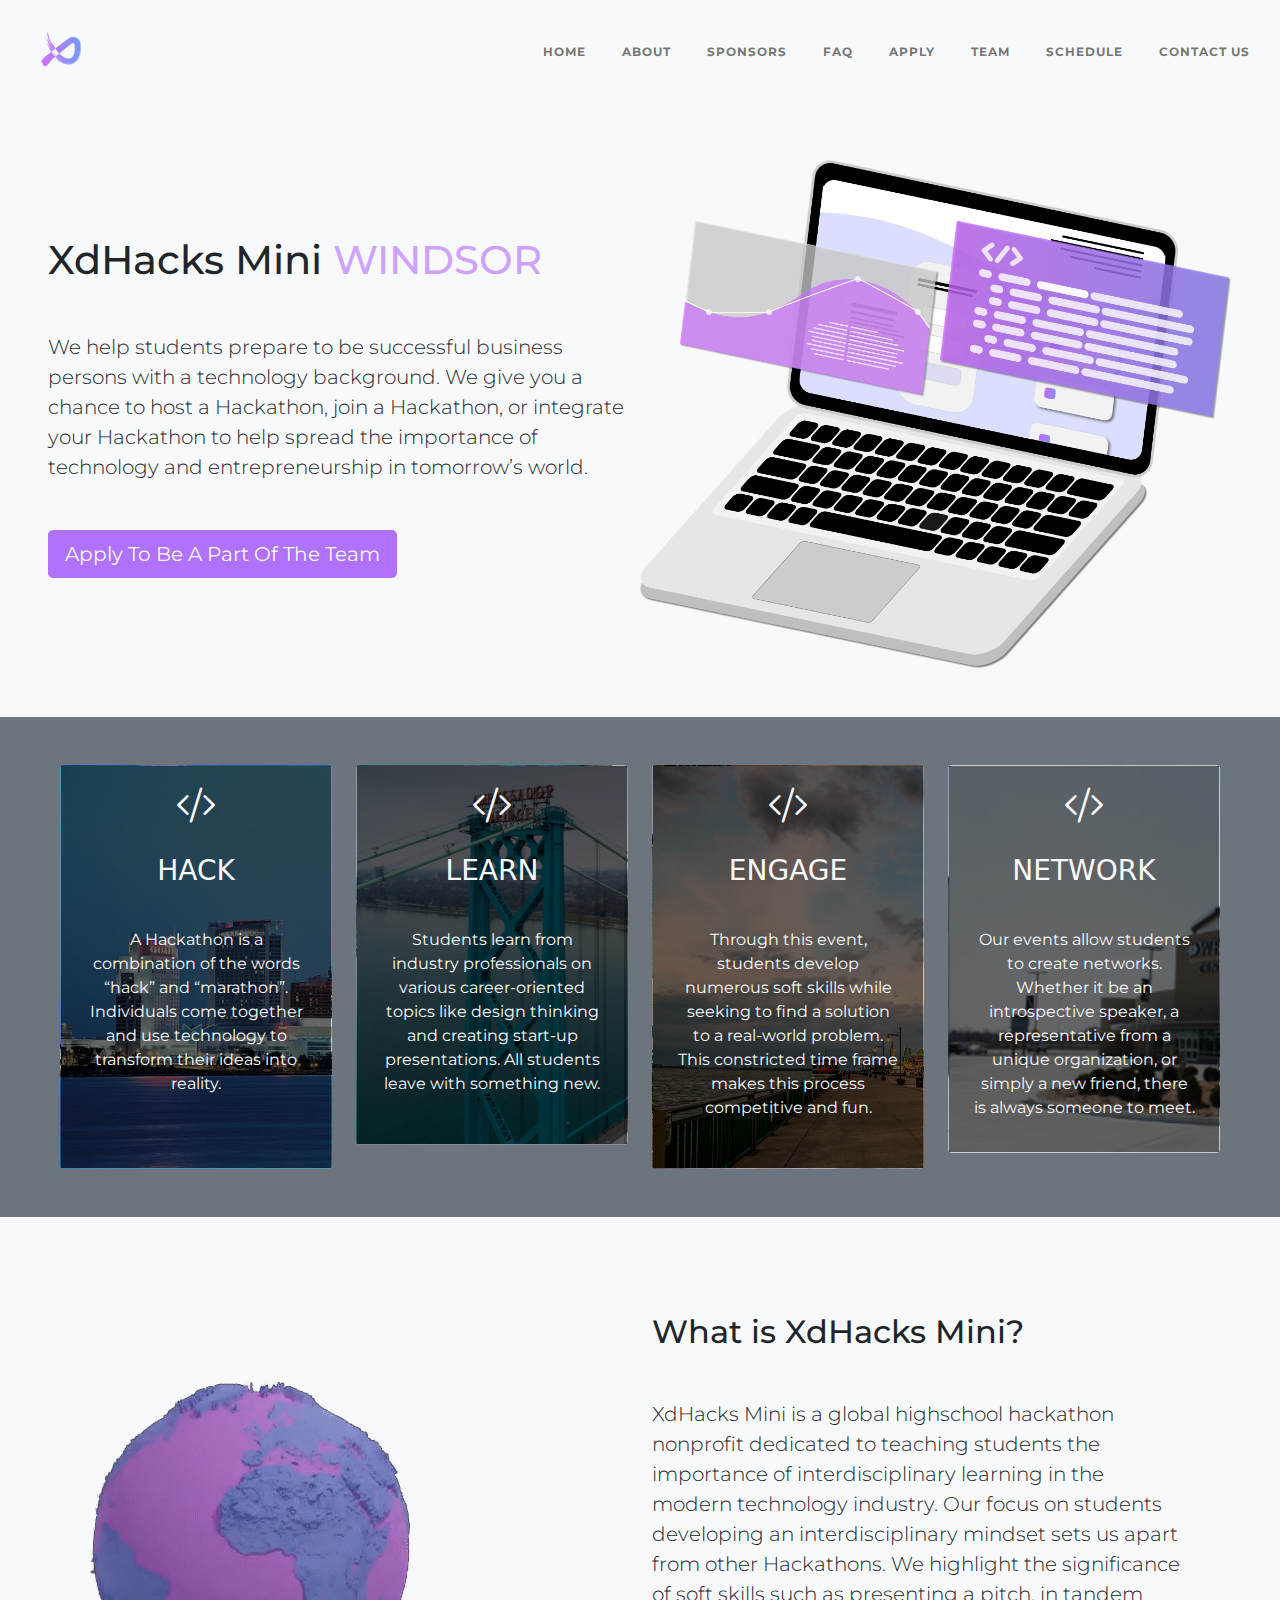
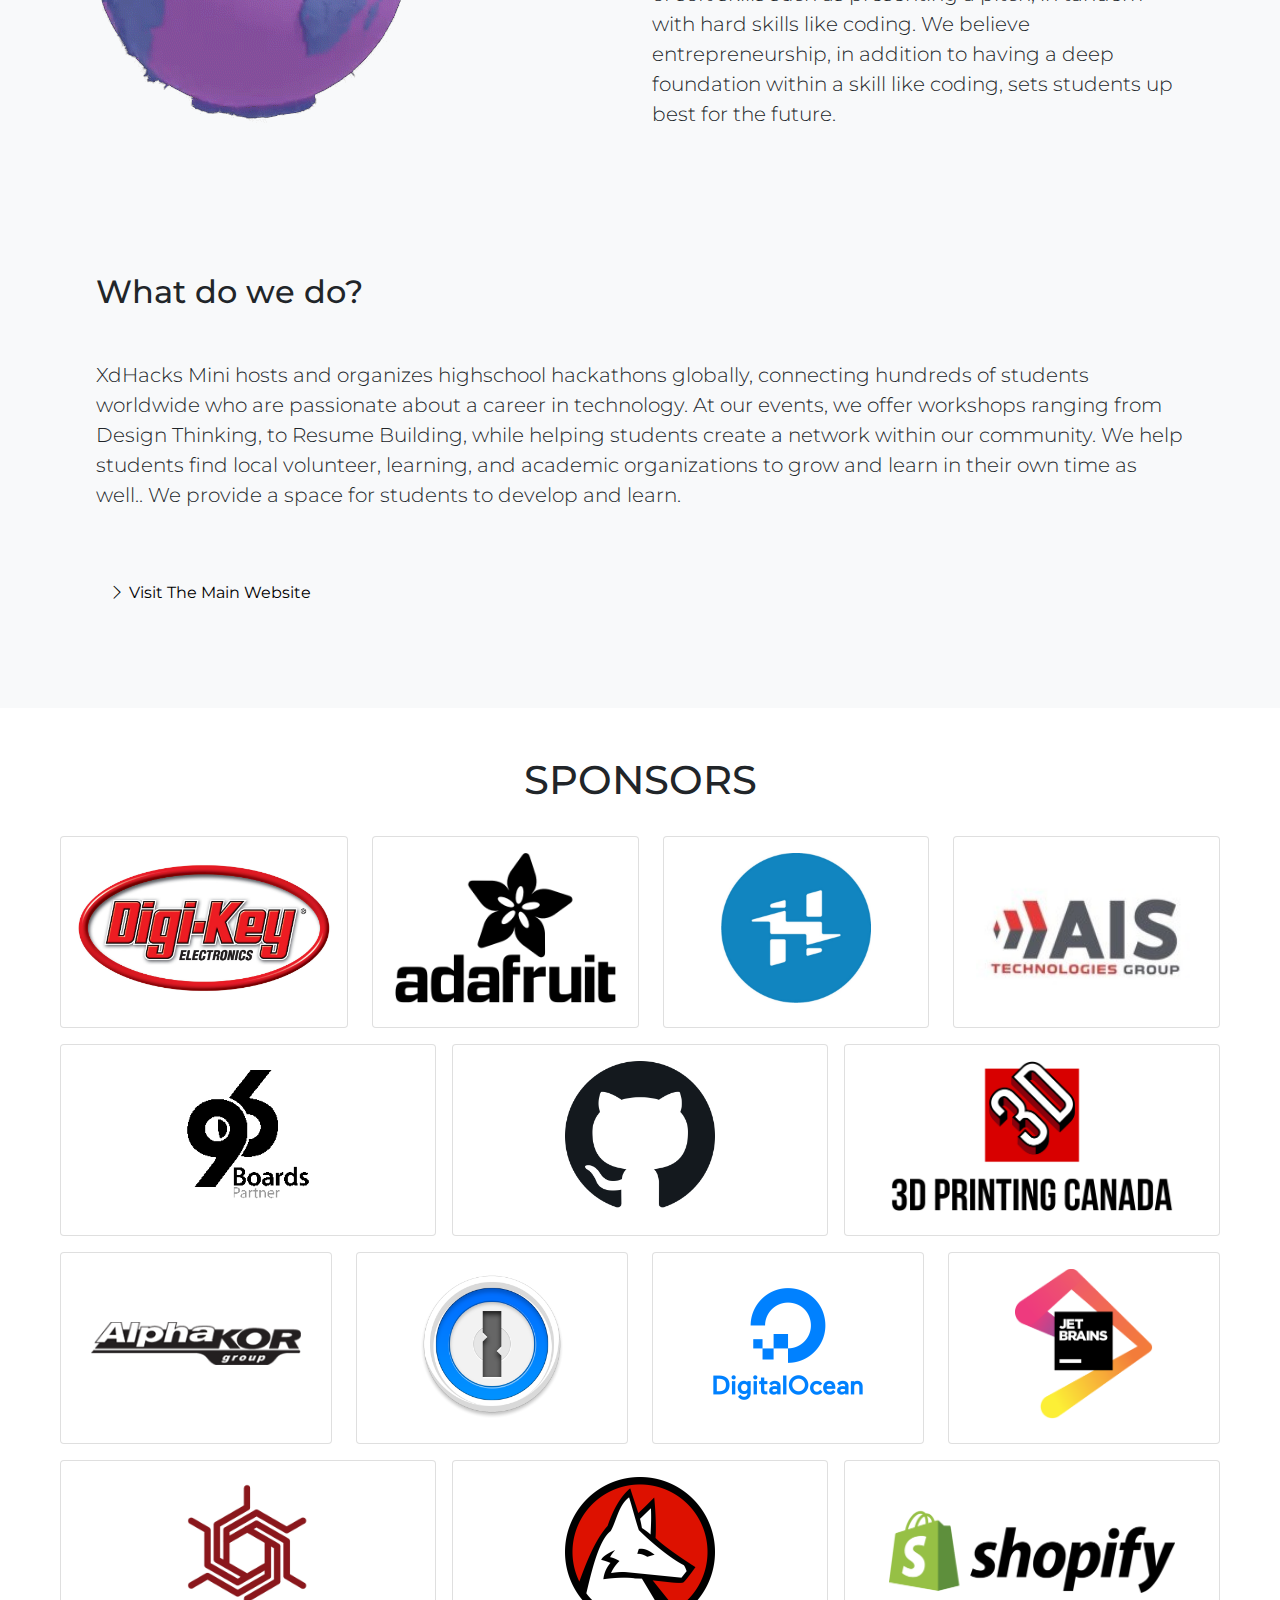
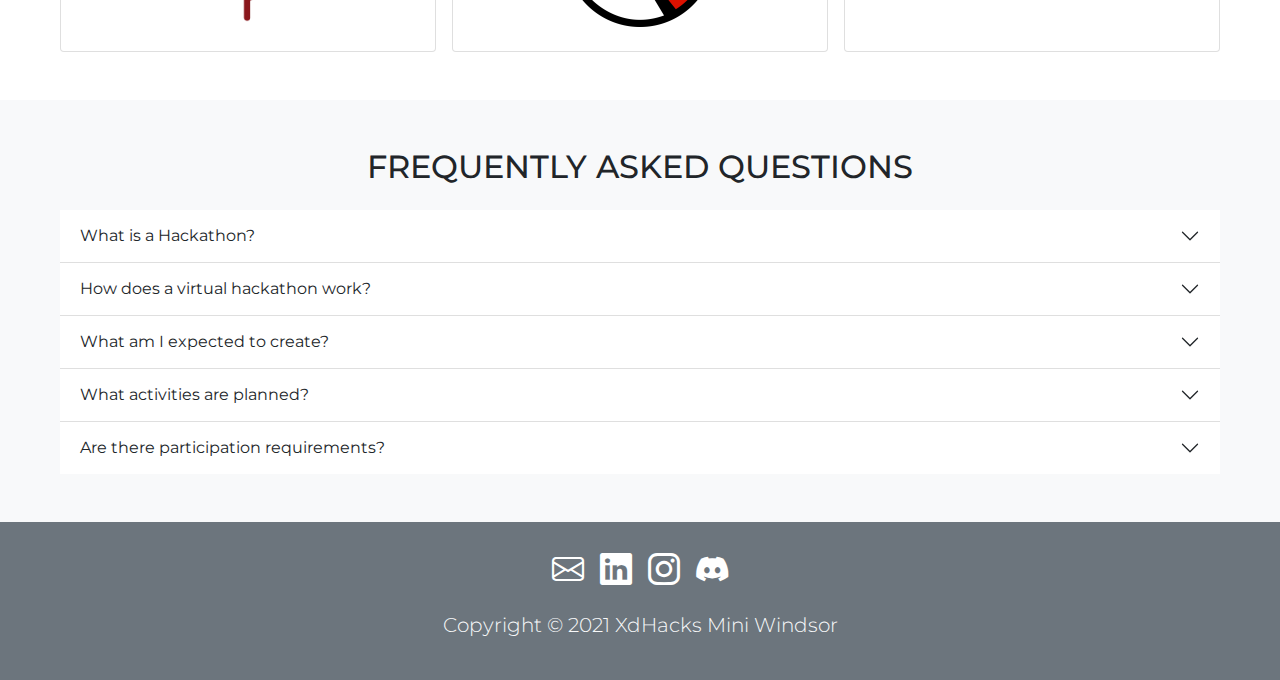
<file: index.html>
<!DOCTYPE html>
<html lang="en">

<head>
    <meta charset="UTF-8">
    <meta http-equiv="X-UA-Compatible" content="IE=edge">
    <meta name="viewport" content="width=device-width, initial-scale=1, shrink-to-fit=no">
    <link href="https://cdn.jsdelivr.net/npm/bootstrap@5.1.1/dist/css/bootstrap.min.css" rel="stylesheet"
        integrity="sha384-F3w7mX95PdgyTmZZMECAngseQB83DfGTowi0iMjiWaeVhAn4FJkqJByhZMI3AhiU" crossorigin="anonymous">
    <link rel="stylesheet" href="https://cdn.jsdelivr.net/npm/bootstrap-icons@1.3.0/font/bootstrap-icons.css">
    <link href="https://fonts.googleapis.com/css2?family=Montserrat:wght@200;500&display=swap" rel="stylesheet">
    <link rel="stylesheet" href="bootstrap.css">
    <link rel="stylesheet" href="style.css">
    <title>XDHacks Mini Windsor</title>
</head>

<body>
    <nav class="navbar navbar-expand-lg bg-light navbar-light py-4 fixed-top">
        <div class="container-fluid">
            <a href="https://mini.xdhacks.com/" class="mx-4" style="height: 80%;" target="_blank"><img
                    src="images/Logo2.jpg" alt="XdHacks Mini Logo" id="nav-logo" height=50px width=50px></a>
            <button class="navbar-toggler" type="button" data-bs-toggle="collapse" data-bs-target="#navmenu">
                <span class="navbar-toggler-icon"></span>
            </button>
            <div class="collapse navbar-collapse" id="navmenu">
                <ul class="navbar-nav ms-auto">
                    <li class="nav-item">
                        <a href="#home" class="nav-link animated-link">HOME</a>
                    </li>
                    <li class="nav-item">
                        <a href="#about" class="nav-link animated-link">ABOUT</a>
                    </li>
                    <li class="nav-item">
                        <a href="#sponsors" class="nav-link animated-link">SPONSORS</a>
                    </li>
                    <li class="nav-item">
                        <a href="#faq" class="nav-link animated-link">FAQ</a>
                    </li>
                    <li class="nav-item">
                        <a href="apply.html" class="nav-link animated-link">APPLY</a>
                    </li>
                    <li class="nav-item">
                        <a href="team.html" class="nav-link animated-link">TEAM</a>
                    </li>
                    <li class="nav-item">
                        <a href="schedule.html" class="nav-link animated-link">SCHEDULE</a>
                    </li>
                    <li class="nav-item">
                        <a href="contact.html" class="nav-link animated-link">CONTACT US</a>
                    </li>
                </ul>
            </div>
        </div>
    </nav>

    <section id="home" class="bg-img text-dark bg-light p-5 mt-5 text-center text-sm-start"
        <div class="container-fluid">
            <div class="d-sm-flex align-items-center justify-content-between pt-5">
                <div>
                    <h1>XdHacks Mini <span class="purple">WINDSOR</span></h1>
                    <p class="lead my-5">
                        We help students prepare to be successful business persons with a technology background. We give
                        you
                        a chance to host a Hackathon, join a Hackathon, or integrate your Hackathon to help spread the
                        importance of technology and entrepreneurship in tomorrow’s world.
                    </p>
                    <a href="https://docs.google.com/forms/d/e/1FAIpQLSfqr9e1QPrEmS8hUBsfwF4RlhRaBMJxsoGiTB3D50TkFt9jdw/viewform"
                        class="btn btn-primary btn-lg text-light" target="_blank">Apply To Be A Part Of The Team</a>
                </div>
                <img class="img-fluid h-50 w-50 d-none d-sm-block pt-3" src="images/laptop2.2.1.png" alt="">
            </div>
        </div>
    </section>

    <section class="bg-secondary p-5">
        <div class="container-fluid">
            <div class="row text-center g-4">
                <div class="col">
                    <div class="card text-light bg-image"
                        style="background-image: url('images/windsor1.jpg'); background-size: cover;">
                        <div class="mask" style="background-color: rgba(0, 0, 0, 0.6);">
                            <div>
                                <div class="h1 mb-4 mt-3">
                                    <i class="bi bi-code-slash"></i>
                                </div>
                                <h3 class="card-title mb-3">
                                    HACK
                                </h3>
                                <p class="card-text p-4 mb-5">
                                    A Hackathon is a combination of the words “hack” and “marathon”. Individuals come
                                    together
                                    and
                                    use technology to transform their ideas into reality.
                                </p>
                            </div>
                        </div>
                    </div>
                </div>


                <div class="col">
                    <div class="card text-light bg-image"
                        style="background-image: url('images/windsor2.jpg'); background-size: cover;">
                        <div class="mask" style="background-color: rgba(0, 0, 0, 0.6);">
                            <div>
                                <div class="h1 mb-4 mt-3">
                                    <i class="bi bi-code-slash"></i>
                                </div>
                                <h3 class="card-title mb-3">
                                    LEARN
                                </h3>
                                <p class="card-text p-4 mb-4">
                                    Students learn from industry professionals on various career-oriented topics like
                                    design
                                    thinking and creating start-up presentations. All students leave with something new.
                                </p>
                            </div>
                        </div>
                    </div>
                </div>
                <div class="col">
                    <div class="card text-light bg-image"
                        style="background-image: url('images/windsor3.jpg'); background-size: cover;">
                        <div class="mask" style="background-color: rgba(0, 0, 0, 0.6);">
                            <div>
                                <div class="h1 mb-4 mt-3">
                                    <i class="bi bi-code-slash"></i>
                                </div>
                                <h3 class="card-title mb-3">
                                    ENGAGE
                                </h3>
                                <p class="card-text p-4 mb-4">
                                    Through this event, students develop numerous soft skills while seeking to find a
                                    solution
                                    to a
                                    real-world problem. This constricted time frame makes this process competitive and
                                    fun.
                                </p>
                            </div>
                        </div>
                    </div>
                </div>
                <div class="col">
                    <div class="card text-light bg-image"
                        style="background-image: url('images/windsor4.jpg'); background-size: cover;">
                        <div class="mask" style="background-color: rgba(0, 0, 0, 0.6);">
                            <div>
                                <div class="h1 mb-4 mt-3">
                                    <i class="bi bi-code-slash"></i>
                                </div>
                                <h3 class="card-title mb-3">
                                    NETWORK
                                </h3>
                                <p class="card-text p-4 mb-2">
                                    Our events allow students to create networks. Whether it be an introspective
                                    speaker, a
                                    representative from a unique organization, or simply a new friend, there is always
                                    someone
                                    to
                                    meet.
                                </p>
                            </div>
                        </div>
                    </div>
                </div>
            </div>
        </div>
    </section>

    <section id="about" class="bg-light p-5">
        <div class="container-fluid">
            <div class="row align-items-center justify-content-between">
                <div class="col">
                    <img src="images/globe.gif" class="img-fluid d-none d-sm-block">
                </div>
                <div class="col p-5">
                    <h2>What is XdHacks Mini?</h2>
                    <p class="lead my-5">
                        XdHacks Mini is a global highschool hackathon nonprofit dedicated to teaching students the
                        importance of interdisciplinary learning in the modern technology industry. Our focus on
                        students
                        developing an interdisciplinary mindset sets us apart from other Hackathons. We highlight the
                        significance of soft skills such as presenting a pitch, in tandem with hard skills like coding.
                        We
                        believe entrepreneurship, in addition to having a deep foundation within a skill like coding,
                        sets
                        students up best for the future.
                    </p>
                </div>
            </div>
            <div class="row align-items-center justify-content-between">
                <div class="col p-5">
                    <h2>What do we do?</h2>
                    <p class="lead my-5">
                        XdHacks Mini hosts and organizes highschool hackathons globally, connecting hundreds of students
                        worldwide who are passionate about a career in technology. At our events, we offer workshops
                        ranging
                        from Design Thinking, to Resume Building, while helping students create a network within our
                        community. We help students find local volunteer, learning, and academic organizations to grow
                        and
                        learn in their own time as well.. We provide a space for students to develop and learn.
                    </p>
                    <a href="https://mini.xdhacks.com/" class="btn btn-light mt-3" target="_blank">
                        <i class="bi bi-chevron-right"></i>
                        Visit The Main Website
                    </a>
                </div>
            </div>
        </div>
    </section>

    <section id="sponsors" class="bg-white text-dark p-5 text-center">
        <div class="container-fluid">
            <div class="align-items-center justify-content-between">
                <h1>SPONSORS</h1>
                <div class="row text-center g-4 pt-4">
                    <div class="col">
                        <div class="card bg-white text-white">
                            <div class="h1 mb-4 mt-3">
                                <a href="https://www.digikey.ca/" style="height: 80%;" target="_blank"><img
                                        src="images/digikey.png" alt="" height=150px></a>
                            </div>
                        </div>
                    </div>
                    <div class="col">
                        <div class="card bg-white text-white">
                            <div class="h1 mb-4 mt-3">
                                <a href="https://www.adafruit.com/?gclid=CjwKCAjwzOqKBhAWEiwArQGwaC9sab0yhLDO6yNHAtGLUZCn9rNAC3AD2lB2wakAWjgD3_XsdtOyJxoCiioQAvD_BwE"
                                    style="height: 80%;" target="_blank"><img src="images/adafruit.png" alt=""
                                        height=150px></a>
                            </div>
                        </div>
                    </div>
                    <div class="col">
                        <div class="card bg-white text-white">
                            <div class="h1 mb-4 mt-3">
                                <a href="https://www.hackster.io/" style="height: 80%;" target="_blank"><img
                                        src="images/hackster.png" alt="" height=150px></a>
                            </div>
                        </div>
                    </div>
                    <div class="col">
                        <div class="card bg-white text-white">
                            <div class="h1 mb-4 mt-3">
                                <a href="https://www.aistechgroup.com/" style="height: 80%;" target="_blank"><img
                                        src="images/AIS.png" alt="" height=150px></a>
                            </div>
                        </div>
                    </div>
                </div>
                <div class="row text-center g-3 pt-3">
                    <div class="col">
                        <div class="card bg-white text-white">
                            <div class="h1 mb-4 mt-3">
                                <a href="https://www.96boards.org/" style="height: 80%;" target="_blank"><img
                                        src="images/96boards.png" alt="" height=150px></a>
                            </div>
                        </div>
                    </div>
                    <div class="col">
                        <div class="card bg-white text-white">
                            <div class="h1 mb-4 mt-3">
                                <a href="https://github.com/" style="height: 80%;" target="_blank"><img
                                        src="images/github.png" alt="" height=150px></a>
                            </div>
                        </div>
                    </div>
                    <div class="col">
                        <div class="card bg-white text-white">
                            <div class="h1 mb-4 mt-3">
                                <a href="https://3dprintingcanada.com/" style="height: 80%;" target="_blank"><img
                                        src="images/3dprintingcanada.png" alt="" height=150px></a>
                            </div>
                        </div>
                    </div>
                </div>
                <div class="row text-center g-4 pt-3">
                    <div class="col">
                        <div class="card bg-white text-white">
                            <div class="h1 mb-4 mt-3">
                                <a href="https://www.alphakor.com/" style="height: 80%;" target="_blank"><img
                                        src="images/alphakor.png" alt="" height=150px></a>
                            </div>
                        </div>
                    </div>
                    <div class="col">
                        <div class="card bg-white text-white">
                            <div class="h1 mb-4 mt-3">
                                <a href="https://1password.com/" style="height: 80%;" target="_blank"><img
                                        src="images/1password.png" alt="" height=150px></a>
                            </div>
                        </div>
                    </div>
                    <div class="col">
                        <div class="card bg-white text-white">
                            <div class="h1 mb-4 mt-3">
                                <a href="https://www.digitalocean.com/" style="height: 80%;" target="_blank"><img
                                        src="images/digitalocean.png" alt="" height=150px></a>
                            </div>
                        </div>
                    </div>

                    <div class="col">
                        <div class="card bg-white text-white">
                            <div class="h1 mb-4 mt-3">
                                <a href="https://www.jetbrains.com/" style="height: 80%;" target="_blank"><img
                                        src="images/jetbrains.png" alt="" height=150px></a>
                            </div>
                        </div>
                    </div>
                </div>

                <div class="row text-center g-3 pt-3">

                    <div class="col">
                        <div class="card bg-white text-white">
                            <div class="h1 mb-4 mt-3">
                                <a href="http://www.advancertechnologies.com/" style="height: 80%;" target="_blank">
                                    <img src="images/advancertechnologies.png" alt="" height=150px>
                                </a>
                            </div>
                        </div>
                    </div>

                    <div class="col">
                        <div class="card bg-white text-white">
                            <div class="h1 mb-4 mt-3">
                                <a href="https://www.wolfram.com/?source=nav" style="height: 80%;" target="_blank"><img
                                        src="images/wolframlanguage.png" alt="" height=150px></a>
                            </div>
                        </div>
                    </div>

                    <div class="col">
                        <div class="card bg-white text-white">
                            <div class="h1 mb-4 mt-3">
                                <a href="https://www.shopify.ca/" style="height: 80%;" target="_blank"><img
                                        src="images/shopify.png" alt="" height=150px></a>
                            </div>
                        </div>
                    </div>
                </div>
            </div>
        </div>
    </section>

    <section id="faq" class="p-5 bg-light">
        <div class="container-fluid">
            <h2 class="text-center mb-4">FREQUENTLY ASKED QUESTIONS</h2>
            <div class="accordion accordion-flush" id="questions">
                <div class="accordion-item">
                    <h2 class="accordion-header" id="flush-headingOne">
                        <button class="accordion-button collapsed" type="button" data-bs-toggle="collapse"
                            data-bs-target="#flush-collapseOne" aria-expanded="false" aria-controls="flush-collapseOne">
                            What is a Hackathon?
                        </button>
                    </h2>
                    <div id="flush-collapseOne" class="accordion-collapse collapse" aria-labelledby="flush-headingTwo"
                        data-bs-parent="#questions">
                        <div class="accordion-body">A Hackathon is a combination of the words "hack "and "marathon". At
                            XdHacks Mini, we believe the word "hack "means to create. It’s an event where people come
                            together and use technology to transform ideas into reality. Additionally, students can
                            create
                            projects, attend workshops, meet new people, improve their programming, and have lots of
                            fun!
                        </div>
                    </div>
                </div>

                <div class="accordion-item">
                    <h2 class="accordion-header" id="flush-headingTwo">
                        <button class="accordion-button collapsed" type="button" data-bs-toggle="collapse"
                            data-bs-target="#flush-collapseTwo" aria-expanded="false" aria-controls="flush-collapseTwo">
                            How does a virtual hackathon work?
                        </button>
                    </h2>
                    <div id="flush-collapseTwo" class="accordion-collapse collapse" aria-labelledby="flush-headingTwo"
                        data-bs-parent="#questions">
                        <div class="accordion-body">XdHacks-Climate Code takes place exclusively online. Registration
                            will
                            be held on HackHub exclusively and discord will be the communication platform during the
                            Hackathon where webinars and Q & A sessions will be hosted. Technical instructions will be
                            sent
                            to you via email before the Hackathon begins.
                        </div>
                    </div>
                </div>

                <div class="accordion-item">
                    <h2 class="accordion-header" id="flush-headingThree">
                        <button class="accordion-button collapsed" type="button" data-bs-toggle="collapse"
                            data-bs-target="#flush-collapseThree" aria-expanded="false"
                            aria-controls="flush-collapseThree">
                            What am I expected to create?
                        </button>
                    </h2>
                    <div id="flush-collapseThree" class="accordion-collapse collapse"
                        aria-labelledby="flush-headingThree" data-bs-parent="#questions">
                        <div class="accordion-body">Our event encourages students to develop their product as much as
                            they
                            can, we do not expect a product ready to be put on the market. Prototyping is a huge part of
                            product creation and, at XdHacks, we are celebrating the creativity and innovative ideas
                            highschool students have to approach a real-world issue.
                        </div>
                    </div>
                </div>

                <div class="accordion-item">
                    <h2 class="accordion-header" id="flush-headingFour">
                        <button class="accordion-button collapsed" type="button" data-bs-toggle="collapse"
                            data-bs-target="#flush-collapseFour" aria-expanded="false"
                            aria-controls="flush-collapseFour">
                            What activities are planned?
                        </button>
                    </h2>
                    <div id="flush-collapseFour" class="accordion-collapse collapse" aria-labelledby="flush-headingFour"
                        data-bs-parent="#questions">
                        <div class="accordion-body">There will be webinars, online side games and plenty of other fun
                            activities to keep you busy. We will have some online team building sessions, so feel free
                            to
                            register alone!
                        </div>
                    </div>
                </div>

                <div class="accordion-item">
                    <h2 class="accordion-header" id="flush-headingFive">
                        <button class="accordion-button collapsed" type="button" data-bs-toggle="collapse"
                            data-bs-target="#flush-collapseFive" aria-expanded="false"
                            aria-controls="flush-collapseFive">
                            Are there participation requirements?
                        </button>
                    </h2>
                    <div id="flush-collapseFive" class="accordion-collapse collapse" aria-labelledby="flush-headingFive"
                        data-bs-parent="#questions">
                        <div class="accordion-body">The only participation requirements are that you are a current
                            high-school student with internet access. No coding experience is required!
                        </div>
                    </div>
                </div>
            </div>
        </div>
    </section>

    <footer class="p-4 bg-secondary text-light text-center position-relative">
        <div class="container-fluid">
            <div id="contact-icon-container" class="d-flex justify-content-center mb-2">
                <div class="mx-2 fs-2">
                    <a href="mailto:xdhacksmini.windsor@gmail.com" target="_blank"><i class="bi bi-envelope"></i></a>
                </div>
                <div class="mx-2 fs-2">
                    <a href="https://google.ca" target="_blank"><i class="bi bi-linkedin"></i></a>
                </div>
                <div class="mx-2 fs-2">
                    <a href="https://www.instagram.com/xdhacksmini_windsor/" target="_blank"><i
                            class="bi bi-instagram"></i></a>
                </div>
                <div class="mx-2 fs-2">
                    <a href="https://discord.gg/9etzRHZwC9" target="_blank"><i class="bi bi-discord"></i></a>
                </div>
            </div>

            <p class="lead pt-2">Copyright &copy; 2021 XdHacks Mini Windsor</p>
        </div>
    </footer>

    <script src="https://cdn.jsdelivr.net/npm/bootstrap@5.1.1/dist/js/bootstrap.bundle.min.js"
        integrity="sha384-/bQdsTh/da6pkI1MST/rWKFNjaCP5gBSY4sEBT38Q/9RBh9AH40zEOg7Hlq2THRZ"
        crossorigin="anonymous"></script>
</body>

</html>
</file>
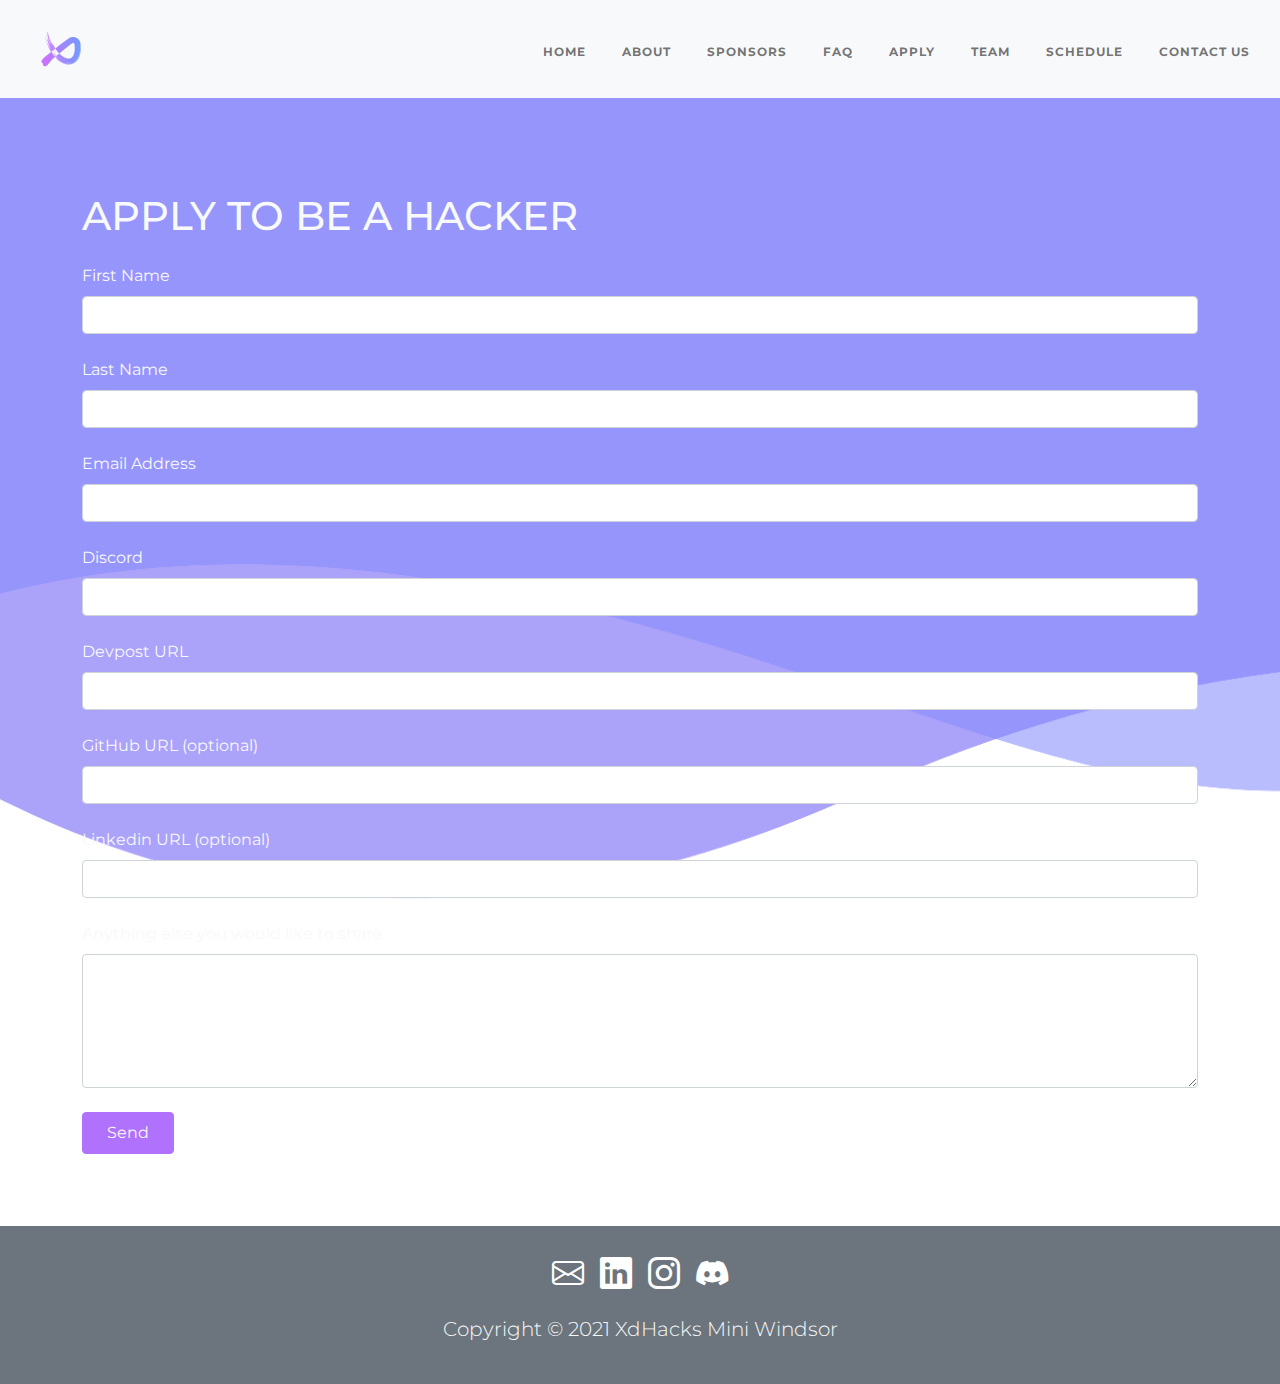
<file: apply.html>
<!DOCTYPE html>
<html lang="en">

<head>
    <meta charset="UTF-8">
    <meta http-equiv="X-UA-Compatible" content="IE=edge">
    <meta name="viewport" content="width=device-width, initial-scale=1.0">
    <link href="bootstrap.css" rel="stylesheet">
    <link rel="stylesheet" href="https://cdn.jsdelivr.net/npm/bootstrap-icons@1.3.0/font/bootstrap-icons.css">
    <link href="https://fonts.googleapis.com/css2?family=Montserrat:wght@200;500&display=swap" rel="stylesheet">
    <link rel="stylesheet" href="style.css">
    <title>XDHacks Mini Windsor</title>
</head>

<body>
    <nav class="navbar navbar-expand-lg bg-light navbar-light py-4 fixed-top">
        <div class="container-fluid">
            <a href="index.html" class="mx-4" style="height: 80%;" target="_blank"><img src="images/Logo2.jpg"
                    alt="XdHacks Mini Logo" id="nav-logo" height=50px width=50px></a>
            <button class="navbar-toggler" type="button" data-bs-toggle="collapse" data-bs-target="#navmenu">
                <span class="navbar-toggler-icon"></span>
            </button>
            <div class="collapse navbar-collapse" id="navmenu">
                <ul class="navbar-nav ms-auto">
                    <li class="nav-item">
                        <a href="index.html" class="nav-link animated-link">HOME</a>
                    </li>
                    <li class="nav-item">
                        <a href="index.html#about" class="nav-link animated-link">ABOUT</a>
                    </li>
                    <li class="nav-item">
                        <a href="index.html#sponsors" class="nav-link animated-link">SPONSORS</a>
                    </li>
                    <li class="nav-item">
                        <a href="index.html#faq" class="nav-link animated-link">FAQ</a>
                    </li>
                    <li class="nav-item">
                        <a href="apply.html" class="nav-link animated-link">APPLY</a>
                    </li>
                    <li class="nav-item">
                        <a href="team.html" class="nav-link animated-link">TEAM</a>
                    </li>
                    <li class="nav-item">
                        <a href="schedule.html" class="nav-link animated-link">SCHEDULE</a>
                    </li>
                    <li class="nav-item">
                        <a href="contact.html" class="nav-link animated-link">CONTACT US</a>
                    </li>
                </ul>
            </div>
        </div>
    </nav>


    <section class="text-light p-5" style="background-image: url(images/bg4.0.png); background-size: cover;">
        <div class="container pt-5">
            <div class="pt-5">
                <div class="justify-content-between align-items-center">
                    <h1 class="mb-3 mb-md-0 pt-5 pb-4">APPLY TO BE A HACKER</h1>
                </div>
            </div>
            
            <div class="justify-content-between align-items-center">
                <!-- First Name input -->
                <div class="form-outline mb-4">
                    <label class="form-label" for="name-input">First Name</label>
                    <input type="text" name="first name" id="firstname-input" class="form-control" required />
                </div>

                <!-- Last Name input -->
                <div class="form-outline mb-4">
                    <label class="form-label" for="name-input">Last Name</label>
                    <input type="text" name="last name" id="lastname-input" class="form-control" required />
                </div>

                <!-- Email input -->
                <div class="form-outline mb-4">
                    <label class="form-label" for="email-input">Email Address</label>
                    <input type="email" name="email" id="email-input" class="form-control" required />
                </div>

                <!-- Discord input -->
                <div class="form-outline mb-4">
                    <label class="form-label" for="email-input">Discord</label>
                    <input type="text" name="discord" id="discord-input" class="form-control" required/>
                </div>

                <!-- Linkedin input -->
                <div class="form-outline mb-4">
                    <label class="form-label" for="email-input">Devpost URL</label>
                    <input type="url" name="devpost" id="devpost-input" class="form-control" required/>
                </div>

                <!-- Github input -->
                <div class="form-outline mb-4">
                    <label class="form-label" for="email-input">GitHub URL (optional)</label>
                    <input type="url" name="github" id="github-input" class="form-control"/>
                </div>

                <!-- Linkedin input -->
                <div class="form-outline mb-4">
                    <label class="form-label" for="email-input">Linkedin URL (optional)</label>
                    <input type="url" name="linkedin" id="linkedin-input" class="form-control"/>
                </div>

                <!-- Message input -->
                <div class="form-outline mb-4">
                    <label class="form-label" for="form4Example3">Anything else you would like to share</label>
                    <textarea class="form-control" id="form4Example3" rows="5"></textarea>
                </div>

                <!-- Submit button -->
                <button type="submit" class="btn btn-primary mb-4 px-4 py-2 text-light">Send</button>
            </div>
        </div>
    </section>

    <footer class="p-4 bg-secondary text-light text-center position-relative">
        <div class="container-fluid">
            <div id="contact-icon-container" class="d-flex justify-content-center mb-2">
                <div class="mx-2 fs-2">
                    <a href="mailto:xdhacksmini.windsor@gmail.com" target="_blank"><i class="bi bi-envelope"></i></a>
                </div>
                <div class="mx-2 fs-2">
                    <a href="https://google.ca" target="_blank"><i class="bi bi-linkedin"></i></a>
                </div>
                <div class="mx-2 fs-2">
                    <a href="https://www.instagram.com/xdhacksmini_windsor/" target="_blank"><i
                            class="bi bi-instagram"></i></a>
                </div>
                <div class="mx-2 fs-2">
                    <a href="https://discord.gg/9etzRHZwC9" target="_blank"><i class="bi bi-discord"></i></a>
                </div>
            </div>

            <p class="lead pt-2">Copyright &copy; 2021 XdHacks Mini Windsor</p>
        </div>
    </footer>

    <script src="https://cdn.jsdelivr.net/npm/bootstrap@5.1.1/dist/js/bootstrap.bundle.min.js"
        integrity="sha384-/bQdsTh/da6pkI1MST/rWKFNjaCP5gBSY4sEBT38Q/9RBh9AH40zEOg7Hlq2THRZ"
        crossorigin="anonymous"></script>
</body>

</html>
</file>
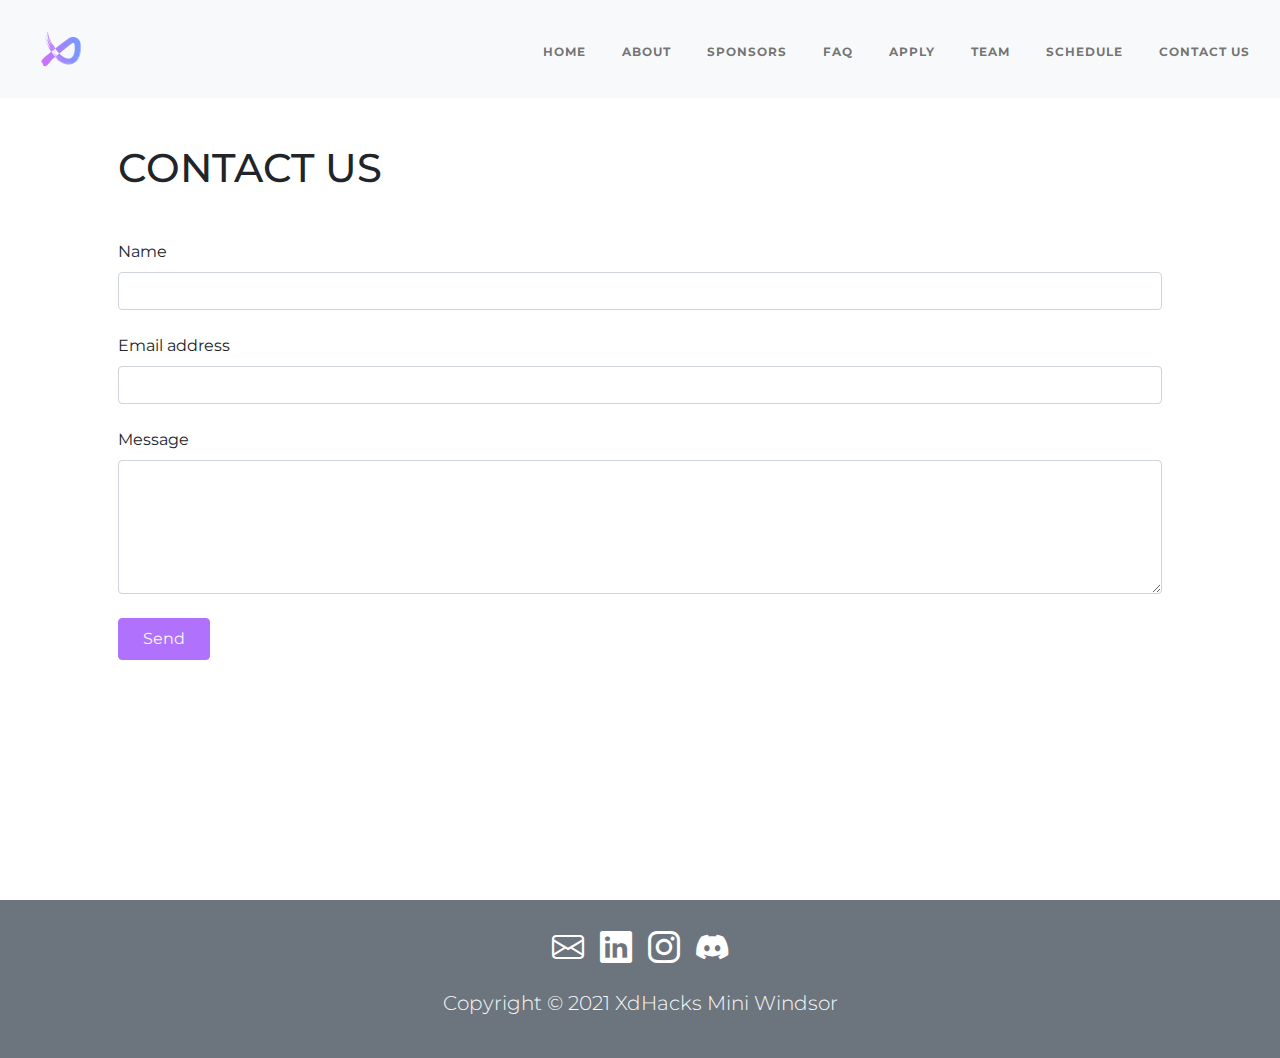
<file: contact.html>
<!DOCTYPE html>
<html lang="en">

<head>
    <meta charset="UTF-8">
    <meta http-equiv="X-UA-Compatible" content="IE=edge">
    <meta name="viewport" content="width=device-width, initial-scale=1.0">
    <link href="https://cdn.jsdelivr.net/npm/bootstrap@5.1.1/dist/css/bootstrap.min.css" rel="stylesheet"
        integrity="sha384-F3w7mX95PdgyTmZZMECAngseQB83DfGTowi0iMjiWaeVhAn4FJkqJByhZMI3AhiU" crossorigin="anonymous">
    <link rel="stylesheet" href="https://cdn.jsdelivr.net/npm/bootstrap-icons@1.3.0/font/bootstrap-icons.css">
    <link href="https://fonts.googleapis.com/css2?family=Montserrat:wght@200;500&display=swap" rel="stylesheet">
    <link rel="stylesheet" href="bootstrap.css">
    <link rel="stylesheet" href="style.css">
    <title>XDHacks Mini Windsor</title>
</head>

<body style="background-image: url('images/bg7.4.png'); background-size: cover; height: 100vh;">
    <div class="container-fluid min-vh-100">
        <nav class="navbar navbar-expand-lg bg-light navbar-light py-4 fixed-top">
            <div class="container-fluid">
                <a href="index.html" class="mx-4" style="height: 80%;" target="_blank"><img src="images/Logo2.jpg"
                        alt="XdHacks Mini Logo" id="nav-logo" height=50px width=50px></a>
                <button class="navbar-toggler" type="button" data-bs-toggle="collapse" data-bs-target="#navmenu">
                    <span class="navbar-toggler-icon"></span>
                </button>
                <div class="collapse navbar-collapse" id="navmenu">
                    <ul class="navbar-nav ms-auto">
                        <li class="nav-item">
                            <a href="index.html" class="nav-link animated-link">HOME</a>
                        </li>
                        <li class="nav-item">
                            <a href="index.html#about" class="nav-link animated-link">ABOUT</a>
                        </li>
                        <li class="nav-item">
                            <a href="index.html#sponsors" class="nav-link animated-link">SPONSORS</a>
                        </li>
                        <li class="nav-item">
                            <a href="index.html#faq" class="nav-link animated-link">FAQ</a>
                        </li>
                        <li class="nav-item">
                            <a href="apply.html" class="nav-link animated-link">APPLY</a>
                        </li>
                        <li class="nav-item">
                            <a href="team.html" class="nav-link animated-link">TEAM</a>
                        </li>
                        <li class="nav-item">
                            <a href="schedule.html" class="nav-link animated-link">SCHEDULE</a>
                        </li>
                        <li class="nav-item">
                            <a href="contact.html" class="nav-link animated-link">CONTACT US</a>
                        </li>
                    </ul>
                </div>
            </div>
        </nav>

        <section class="container text-dark p-5">
            <div class="pt-5">
                <div class="justify-content-between align-items-center">
                    <h1 class="mb-3 mb-md-0 pt-5">CONTACT US</h1>
                </div>
            </div>

            <form class="pt-5" action="https://formsubmit.co/xdhacksmini.windsor@gmail.com" method="POST">
                <!-- Name input -->
                <div class="form-outline mb-4">
                    <label class="form-label" for="name-input">Name</label>
                    <input type="text" name="name" id="name-input" class="form-control" required />
                </div>

                <!-- Email input -->
                <div class="form-outline mb-4">
                    <label class="form-label" for="email-input">Email address</label>
                    <input type="email" name="email" id="email-input" class="form-control" required />
                </div>

                <!-- Message input -->
                <div class="form-outline mb-4">
                    <label class="form-label" for="form4Example3">Message</label>
                    <textarea class="form-control" id="form4Example3" rows="5"></textarea>
                </div>

                <!-- Submit button -->
                <button type="submit" class="btn btn-primary mb-4 px-4 py-2 text-light">Send</button>
            </form>
        </section>
    </div>

    <footer class="p-4 bg-secondary text-light text-center position-relative">
        <div class="container-fluid">
            <div id="contact-icon-container" class="d-flex justify-content-center mb-2">
                <div class="mx-2 fs-2">
                    <a href="mailto:xdhacksmini.windsor@gmail.com" target="_blank"><i class="bi bi-envelope"></i></a>
                </div>
                <div class="mx-2 fs-2">
                    <a href="https://google.ca" target="_blank"><i class="bi bi-linkedin"></i></a>
                </div>
                <div class="mx-2 fs-2">
                    <a href="https://www.instagram.com/xdhacksmini_windsor/" target="_blank"><i
                            class="bi bi-instagram"></i></a>
                </div>
                <div class="mx-2 fs-2">
                    <a href="https://discord.gg/9etzRHZwC9" target="_blank"><i class="bi bi-discord"></i></a>
                </div>
            </div>

            <p class="lead pt-2">Copyright &copy; 2021 XdHacks Mini Windsor</p>
        </div>
    </footer>

    <script src="https://cdn.jsdelivr.net/npm/bootstrap@5.1.2/dist/js/bootstrap.bundle.min.js"
        integrity="sha384-ka7Sk0Gln4gmtz2MlQnikT1wXgYsOg+OMhuP+IlRH9sENBO0LRn5q+8nbTov4+1p"
        crossorigin="anonymous"></script>
</body>

</html>
</file>
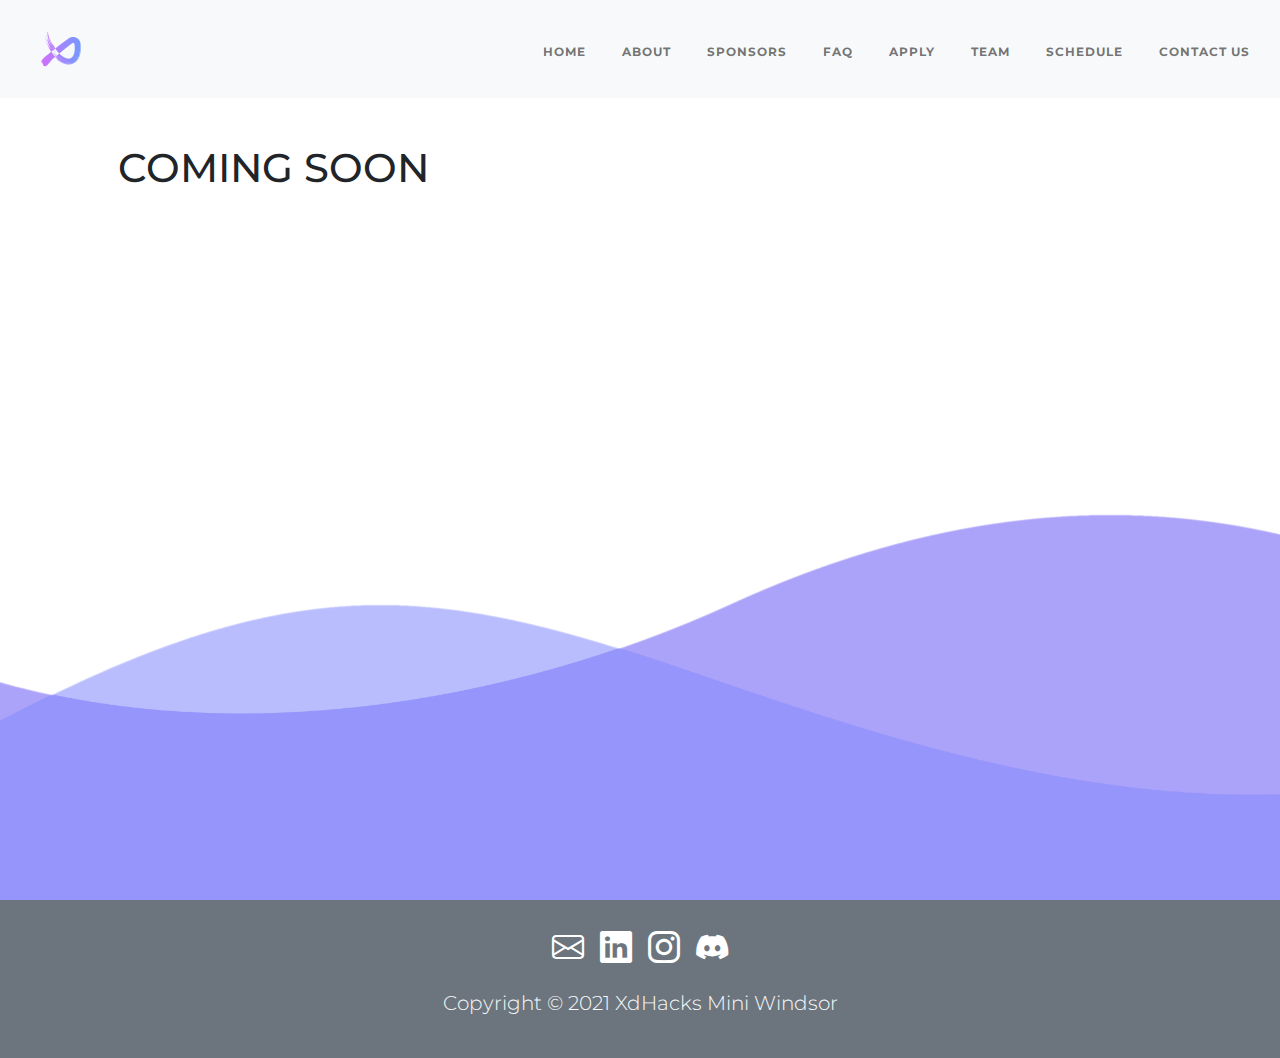
<file: schedule.html>
<!DOCTYPE html>
<html lang="en">

<head>
    <meta charset="UTF-8">
    <meta http-equiv="X-UA-Compatible" content="IE=edge">
    <meta name="viewport" content="width=device-width, initial-scale=1.0">
    <link href="https://cdn.jsdelivr.net/npm/bootstrap@5.1.1/dist/css/bootstrap.min.css" rel="stylesheet"
        integrity="sha384-F3w7mX95PdgyTmZZMECAngseQB83DfGTowi0iMjiWaeVhAn4FJkqJByhZMI3AhiU" crossorigin="anonymous">
    <link rel="stylesheet" href="https://cdn.jsdelivr.net/npm/bootstrap-icons@1.3.0/font/bootstrap-icons.css">
    <link href="https://fonts.googleapis.com/css2?family=Montserrat:wght@200;500&display=swap" rel="stylesheet">
    <link rel="stylesheet" href="bootstrap.css">
    <link rel="stylesheet" href="style.css">
    <title>XDHacks Mini Windsor</title>
</head>

<body style="background-image: url('images/bg4.7.png'); background-size: cover; height: 100vh;">
    <div class="container-fluid min-vh-100">
        <nav class="navbar navbar-expand-lg bg-light navbar-light py-4 fixed-top">
            <div class="container-fluid">
                <a href="index.html" class="mx-4" style="height: 80%;" target="_blank"><img src="images/Logo2.jpg"
                        alt="XdHacks Mini Logo" id="nav-logo" height=50px width=50px></a>
                <button class="navbar-toggler" type="button" data-bs-toggle="collapse" data-bs-target="#navmenu">
                    <span class="navbar-toggler-icon"></span>
                </button>
                <div class="collapse navbar-collapse" id="navmenu">
                    <ul class="navbar-nav ms-auto">
                        <li class="nav-item">
                            <a href="index.html" class="nav-link animated-link">HOME</a>
                        </li>
                        <li class="nav-item">
                            <a href="index.html#about" class="nav-link animated-link">ABOUT</a>
                        </li>
                        <li class="nav-item">
                            <a href="index.html#sponsors" class="nav-link animated-link">SPONSORS</a>
                        </li>
                        <li class="nav-item">
                            <a href="index.html#faq" class="nav-link animated-link">FAQ</a>
                        </li>
                        <li class="nav-item">
                            <a href="apply.html" class="nav-link animated-link">APPLY</a>
                        </li>
                        <li class="nav-item">
                            <a href="team.html" class="nav-link animated-link">TEAM</a>
                        </li>
                        <li class="nav-item">
                            <a href="schedule.html" class="nav-link animated-link">SCHEDULE</a>
                        </li>
                        <li class="nav-item">
                            <a href="contact.html" class="nav-link animated-link">CONTACT US</a>
                        </li>
                    </ul>
                </div>
            </div>
        </nav>

        <section class="container text-dark p-5">
            <div class="pt-5">
                <div class="justify-content-between align-items-center">
                    <h1 class="mb-3 mb-md-0 pt-5">COMING SOON</h1>
                </div>
            </div>
        </section>
    </div>

    <footer class="p-4 bg-secondary text-light text-center position-relative">
        <div class="container-fluid">
            <div id="contact-icon-container" class="d-flex justify-content-center mb-2">
                <div class="mx-2 fs-2">
                    <a href="mailto:xdhacksmini.windsor@gmail.com" target="_blank"><i class="bi bi-envelope"></i></a>
                </div>
                <div class="mx-2 fs-2">
                    <a href="https://google.ca" target="_blank"><i class="bi bi-linkedin"></i></a>
                </div>
                <div class="mx-2 fs-2">
                    <a href="https://www.instagram.com/xdhacksmini_windsor/" target="_blank"><i
                            class="bi bi-instagram"></i></a>
                </div>
                <div class="mx-2 fs-2">
                    <a href="https://discord.gg/9etzRHZwC9" target="_blank"><i class="bi bi-discord"></i></a>
                </div>
            </div>

            <p class="lead pt-2">Copyright &copy; 2021 XdHacks Mini Windsor</p>
        </div>
    </footer>

    <script src="https://cdn.jsdelivr.net/npm/bootstrap@5.1.2/dist/js/bootstrap.bundle.min.js"
        integrity="sha384-ka7Sk0Gln4gmtz2MlQnikT1wXgYsOg+OMhuP+IlRH9sENBO0LRn5q+8nbTov4+1p"
        crossorigin="anonymous"></script>
</body>

</html>
</file>
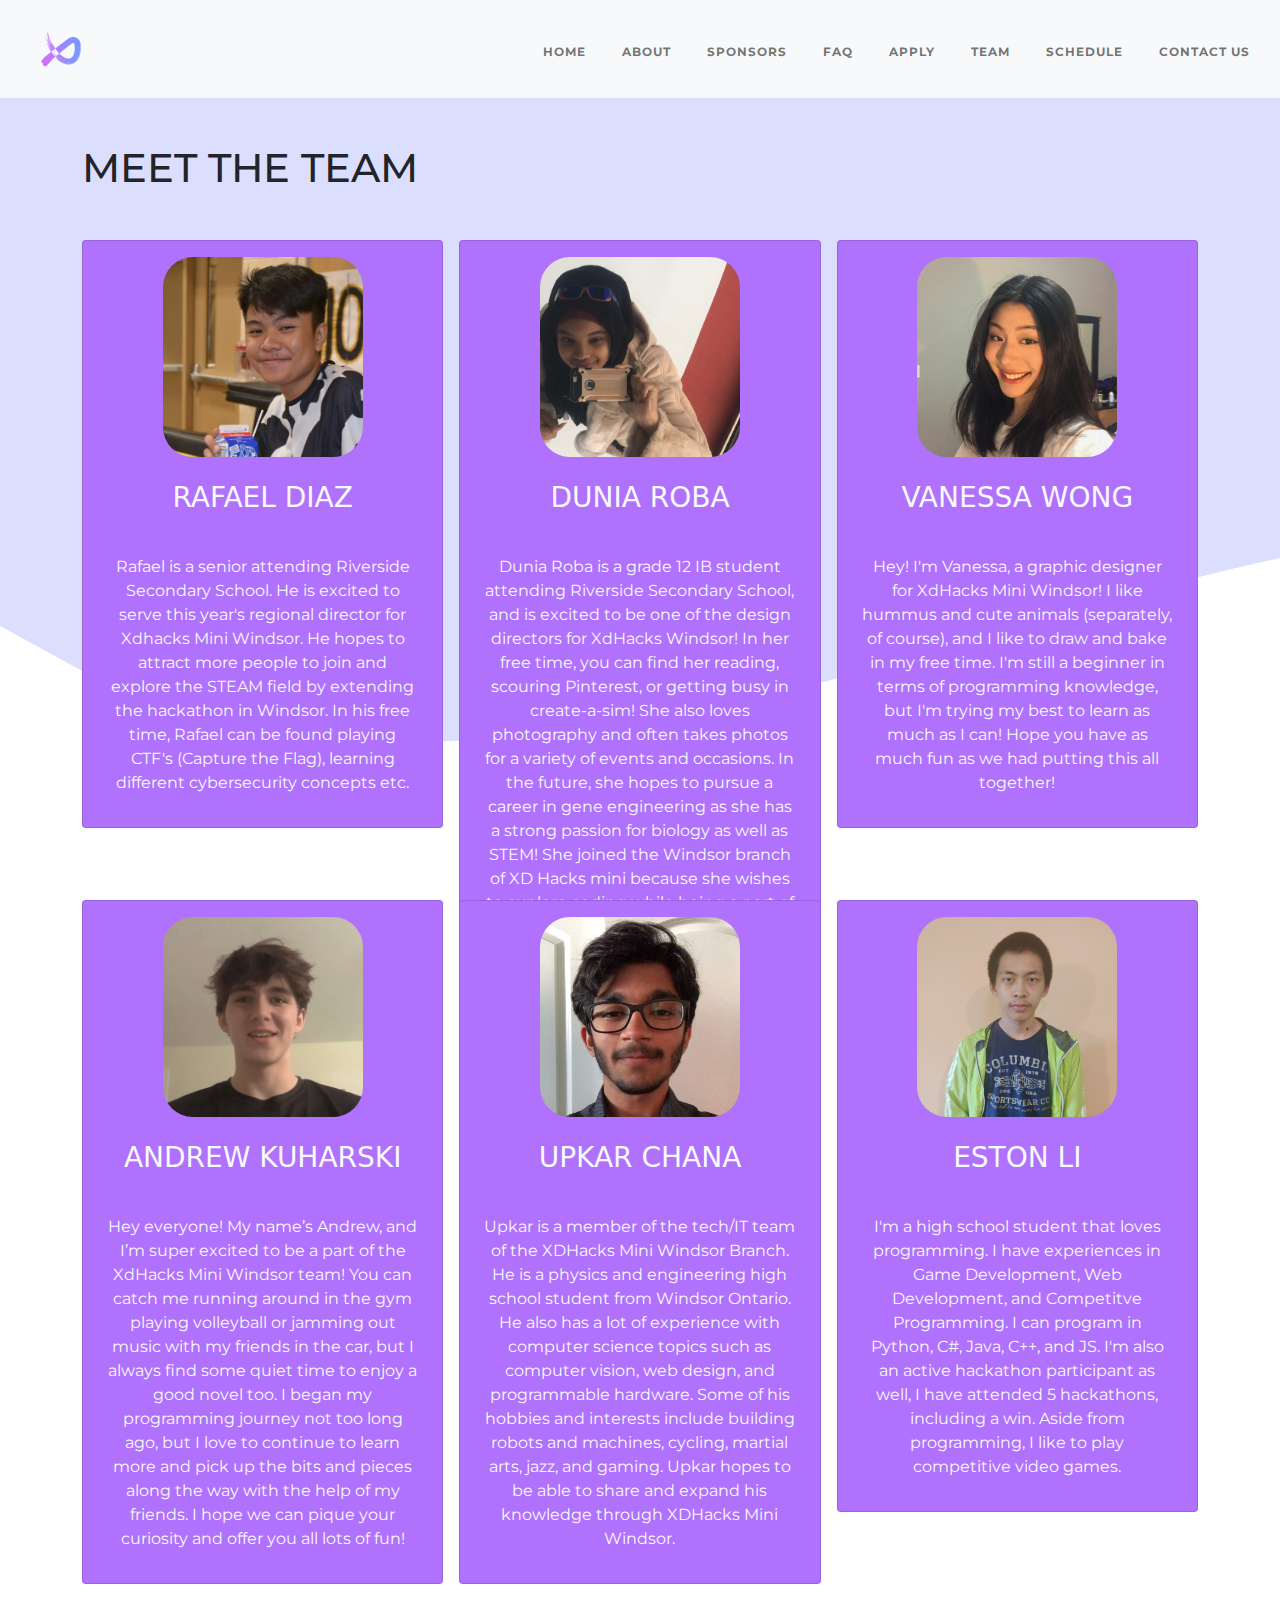
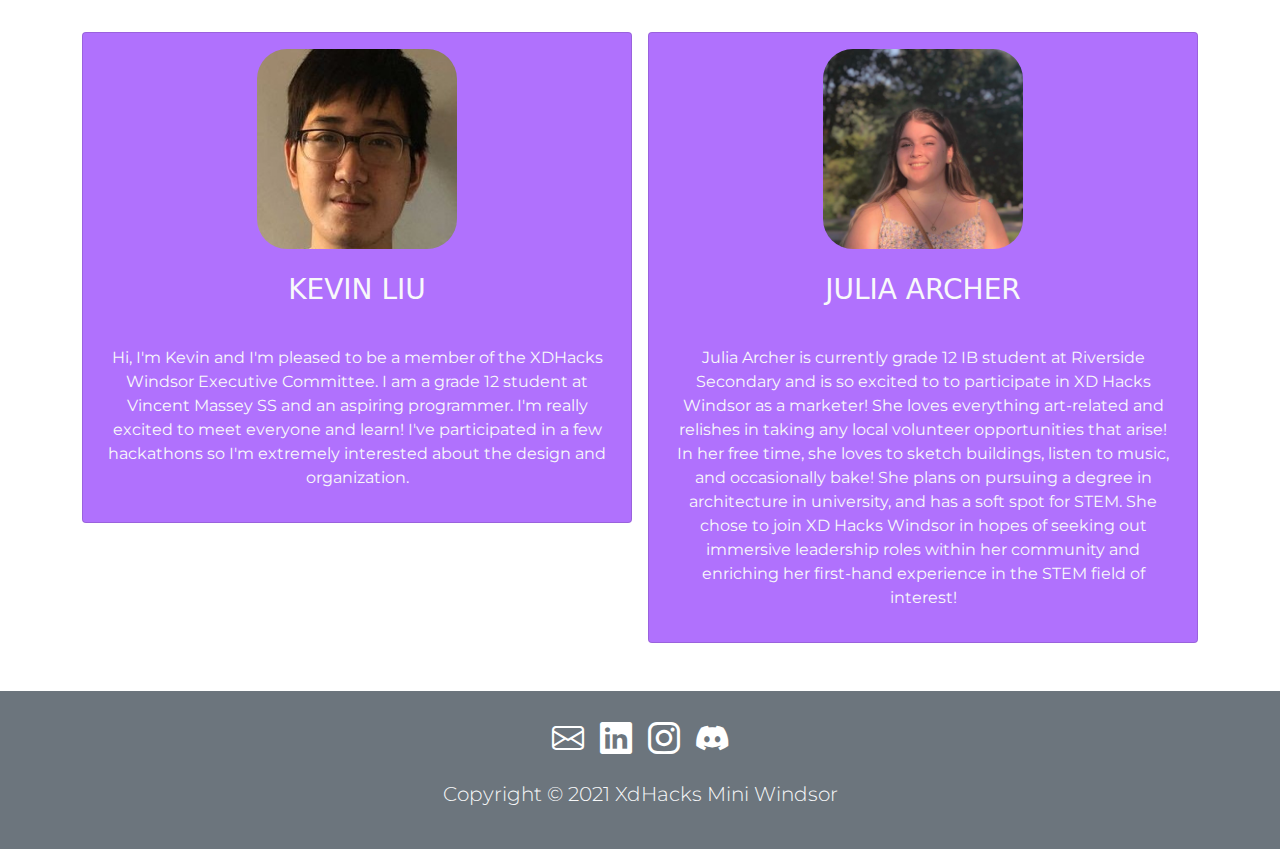
<file: team.html>
<!DOCTYPE html>
<html lang="en">

<head>
    <meta charset="UTF-8">
    <meta http-equiv="X-UA-Compatible" content="IE=edge">
    <meta name="viewport" content="width=device-width, initial-scale=1.0">
    <link href="https://cdn.jsdelivr.net/npm/bootstrap@5.1.1/dist/css/bootstrap.min.css" rel="stylesheet"
        integrity="sha384-F3w7mX95PdgyTmZZMECAngseQB83DfGTowi0iMjiWaeVhAn4FJkqJByhZMI3AhiU" crossorigin="anonymous">
    <link rel="stylesheet" href="https://cdn.jsdelivr.net/npm/bootstrap-icons@1.3.0/font/bootstrap-icons.css">
    <link href="https://fonts.googleapis.com/css2?family=Montserrat:wght@200;500&display=swap" rel="stylesheet">
    <link rel="stylesheet" href="bootstrap.css">
    <link rel="stylesheet" href="style.css">
    <title>XDHacks Mini Windsor</title>
</head>

<body>
    <nav class="navbar navbar-expand-lg bg-light navbar-light py-4 fixed-top">
        <div class="container-fluid">
            <a href="index.html" class="mx-4" style="height: 80%;" target="_blank"><img src="images/Logo2.jpg"
                    alt="XdHacks Mini Logo" id="nav-logo" height=50px width=50px></a>
            <button class="navbar-toggler" type="button" data-bs-toggle="collapse" data-bs-target="#navmenu">
                <span class="navbar-toggler-icon"></span>
            </button>
            <div class="collapse navbar-collapse" id="navmenu">
                <ul class="navbar-nav ms-auto">
                    <li class="nav-item">
                        <a href="index.html" class="nav-link animated-link">HOME</a>
                    </li>
                    <li class="nav-item">
                        <a href="index.html#about" class="nav-link animated-link">ABOUT</a>
                    </li>
                    <li class="nav-item">
                        <a href="index.html#sponsors" class="nav-link animated-link">SPONSORS</a>
                    </li>
                    <li class="nav-item">
                        <a href="index.html#faq" class="nav-link animated-link">FAQ</a>
                    </li>
                    <li class="nav-item">
                        <a href="apply.html" class="nav-link animated-link">APPLY</a>
                    </li>
                    <li class="nav-item">
                        <a href="team.html" class="nav-link animated-link">TEAM</a>
                    </li>
                    <li class="nav-item">
                        <a href="schedule.html" class="nav-link animated-link">SCHEDULE</a>
                    </li>
                    <li class="nav-item">
                        <a href="contact.html" class="nav-link animated-link">CONTACT US</a>
                    </li>
                </ul>
            </div>
        </div>
    </nav>

    <section class="bg-white p-5" style="background-image: url(images/bg2.3.png); height: 100vh;  background-size: cover;">
        <div class="container pt-5">
            <h1 class="mb-3 mb-md-0 pt-5">MEET THE TEAM</h1>
            <div class="row text-center g-3 pt-5">
                <div class="col-lg">
                    <div class="card bg-primary text-light">
                        <div class="h1 mb-4 mt-3">
                            <img src="images/Rafael.jpg" class="mugshot" alt="Rafael Diaz" height=200px width=200px>
                        </div>
                        <h3 class="card-title mb-3">
                            RAFAEL DIAZ
                        </h3>
                        <p class="card-text p-4 mb-2">
                            Rafael is a senior attending Riverside Secondary School. He is excited to serve this year's
                            regional director for Xdhacks Mini Windsor. He hopes to attract more people to join and
                            explore the STEAM field by extending the hackathon in Windsor. In his free time, Rafael can
                            be found playing CTF's (Capture the Flag), learning different cybersecurity concepts etc.
                        </p>
                    </div>
                </div>
                <div class="col-lg">
                    <div class="card bg-primary text-light">
                        <div class="h1 mb-4 mt-3">
                            <img src="images/Dunia.jpg" class="mugshot" alt="Dunia Roba" height=200px width=200px>
                        </div>
                        <h3 class="card-title mb-3">
                            DUNIA ROBA
                        </h3>
                        <p class="card-text p-4 mb-2">
                            Dunia Roba is a grade 12 IB student attending Riverside Secondary School, and is excited to
                            be one of the design directors for XdHacks Windsor! In her free time, you can find her
                            reading, scouring Pinterest, or getting busy in create-a-sim! She also loves photography and
                            often takes photos for a variety of events and occasions. In the future, she hopes to pursue
                            a career in gene engineering as she has a strong passion for biology as well as STEM! She
                            joined the Windsor branch of XD Hacks mini because she wishes to explore coding while being
                            a part of what will give the opportunity to do so themselves.
                        </p>
                    </div>
                </div>
                <div class="col-lg">
                    <div class="card bg-primary text-light">
                        <div class="h1 mb-4 mt-3">
                            <img src="images/Vanessa.jpg" class="mugshot" alt="Vanessa Wong" height=200px width=200px>
                        </div>
                        <h3 class="card-title mb-3">
                            VANESSA WONG
                        </h3>
                        <p class="card-text p-4 mb-2">
                            Hey! I'm Vanessa, a graphic designer for XdHacks Mini Windsor! I like hummus and cute
                            animals (separately, of course), and I like to draw and bake in my free time. I'm still a
                            beginner in terms of programming knowledge, but I'm trying my best to learn as much as I
                            can! Hope you have as much fun as we had putting this all together!
                        </p>
                    </div>
                </div>
            </div>
        </div>
    </section>
    <section class="bg-white pb-5">
        <div class="container">
            <div class="row text-center g-3">
                <div class="col-lg">
                    <div class="card bg-primary text-light">
                        <div class="h1 mb-4 mt-3">
                            <img src="images/Andrew.jpg" class="mugshot" alt="Andrew Kuharski" height=200px width=200px>
                        </div>
                        <h3 class="card-title mb-3">
                            ANDREW KUHARSKI
                        </h3>
                        <p class="card-text p-4 mb-2">
                            Hey everyone! My name’s Andrew, and I’m super excited to be a part of the XdHacks Mini Windsor 
                            team! You can catch me running around in the gym playing volleyball or jamming out music with 
                            my friends in the car, but I always find some quiet time to enjoy a good novel too. I began my 
                            programming journey not too long ago, but I love to continue to learn more and pick up the bits 
                            and pieces along the way with the help of my friends. I hope we can pique your curiosity and 
                            offer you all lots of fun!
                        </p>
                    </div>
                </div>
                <div class="col-lg">
                    <div class="card bg-primary text-light">
                        <div class="h1 mb-4 mt-3">
                            <img src="images/Upkar.jpg" class="mugshot" alt="Upkar Chana" height=200px width=200px>
                        </div>
                        <h3 class="card-title mb-3">
                            UPKAR CHANA
                        </h3>
                        <p class="card-text p-4 mb-2">
                            Upkar is a member of the tech/IT team of the XDHacks Mini Windsor Branch. He is a physics
                            and engineering high school student from Windsor Ontario. He also has a lot of experience
                            with computer science topics such as computer vision, web design, and programmable hardware.
                            Some of his hobbies and interests include building robots and machines, cycling, martial
                            arts, jazz, and gaming. Upkar hopes to be able to share and expand his knowledge through
                            XDHacks Mini Windsor.
                        </p>
                    </div>
                </div>
                <div class="col-lg">
                    <div class="card bg-primary text-light">
                        <div class="h1 mb-4 mt-3">
                            <img src="images/Eston.jpg" class="mugshot" alt="Eston Li" height=200px width=200px>
                        </div>
                        <h3 class="card-title mb-3">
                            ESTON LI
                        </h3>
                        <p class="card-text p-4 mb-2">
                            I'm a high school student that loves programming. I have experiences in Game Development,
                            Web Development, and Competitve Programming. I can program in Python, C#, Java, C++, and JS.
                            I'm also an active hackathon participant as well, I have attended 5 hackathons, including a
                            win. Aside from programming, I like to play competitive video games.
                        </p>
                    </div>
                </div>
            </div>
        </div>
    </section>
    <section class="bg-white pb-5">
        <div class="container">
            <div class="row text-center g-3">
                <div class="col-lg">
                    <div class="card bg-primary text-light">
                        <div class="h1 mb-4 mt-3">
                            <img src="images/Kevin.jpg" class="mugshot" alt="Kevin Liu" height=200px width=200px>
                        </div>
                        <h3 class="card-title mb-3">
                            KEVIN LIU
                        </h3>
                        <p class="card-text p-4 mb-2">
                            Hi, I'm Kevin and I'm pleased to be a member of the XDHacks Windsor Executive Committee. I
                            am a grade 12 student at Vincent Massey SS and an aspiring programmer. I'm really excited to
                            meet everyone and learn! I've participated in a few hackathons so I'm extremely interested
                            about the design and organization.
                        </p>
                    </div>
                </div>
                <div class="col-lg">
                    <div class="card bg-primary text-light">
                        <div class="h1 mb-4 mt-3">
                            <img src="images/Julia.jpg" class="mugshot" alt="Julia Archer" height=200px width=200px>
                        </div>
                        <h3 class="card-title mb-3">
                            JULIA ARCHER
                        </h3>
                        <p class="card-text p-4 mb-2">
                            Julia Archer is currently grade 12 IB student at Riverside Secondary and is so excited to to
                            participate in XD Hacks Windsor as a marketer! She loves everything art-related and relishes
                            in taking any local volunteer opportunities that arise! In her free time, she loves to
                            sketch buildings, listen to music, and occasionally bake! She plans on pursuing a degree in
                            architecture in university, and has a soft spot for STEM. She chose to join XD Hacks Windsor
                            in hopes of seeking out immersive leadership roles within her community and enriching her
                            first-hand experience in the STEM field of interest!
                        </p>
                    </div>
                </div>
            </div>
        </div>
    </section>

    <footer class="p-4 bg-secondary text-light text-center position-relative">
        <div class="container-fluid">
            <div id="contact-icon-container" class="d-flex justify-content-center mb-2">
                <div class="mx-2 fs-2">
                    <a href="mailto:xdhacksmini.windsor@gmail.com" target="_blank"><i class="bi bi-envelope"></i></a>
                </div>
                <div class="mx-2 fs-2">
                    <a href="https://google.ca" target="_blank"><i class="bi bi-linkedin"></i></a>
                </div>
                <div class="mx-2 fs-2">
                    <a href="https://www.instagram.com/xdhacksmini_windsor/" target="_blank"><i
                            class="bi bi-instagram"></i></a>
                </div>
                <div class="mx-2 fs-2">
                    <a href="https://discord.gg/9etzRHZwC9" target="_blank"><i class="bi bi-discord"></i></a>
                </div>
            </div>

            <p class="lead pt-2">Copyright &copy; 2021 XdHacks Mini Windsor</p>
        </div>
    </footer>

    <script src="https://cdn.jsdelivr.net/npm/bootstrap@5.1.1/dist/js/bootstrap.bundle.min.js"
        integrity="sha384-/bQdsTh/da6pkI1MST/rWKFNjaCP5gBSY4sEBT38Q/9RBh9AH40zEOg7Hlq2THRZ"
        crossorigin="anonymous"></script>
</body>

</html>
</file>
<file: style.css>
html {
    --primary-color: rgb(205, 163, 255);
    font-family: "Montserrat", sans-serif;
}

@media (min-width: 768px) {
    .news-input{
        width: 75%;
    }
}

.mugshot {
    border-radius: 15%;
}

h1, a, p, h2, span, label, button {
    font-family: "Montserrat", sans-serif;
}

.purple {
    color: var(--primary-color);
}

#intro {
    height: 100%;
    background: url(images/bg7.4.png)no-repeat center center fixed;
}

.animated-link {
    display: block;
    text-align: center;
    position: relative;
    text-decoration: none;
    color: azure;
    font-size: 12px;
    font-weight: bolder;
    letter-spacing: 1px;
    margin: 0 10px;
    height: 28px;
    font-family: "Montserrat", sans-serif;
}

.animated-link::after {
    content: "";
    position: absolute;
    left: 0;
    bottom: 0;
    width: 100%;
    height: 2px;
    background-color: var(--primary-color);
    transform: scaleX(0);
    transition: transform 150ms ease-in;
}

.animated-link:hover::after {
    transform: scaleX(1);
}

#contact-icon-container a {
    color: white;
}

#contact-icon-container a:hover {
    color: #d1d2d4;
}

@media screen and (max-width: 975px) {
    .animated-link:hover::after {
        transform: scaleX(0.2);
    }
}
</file>
